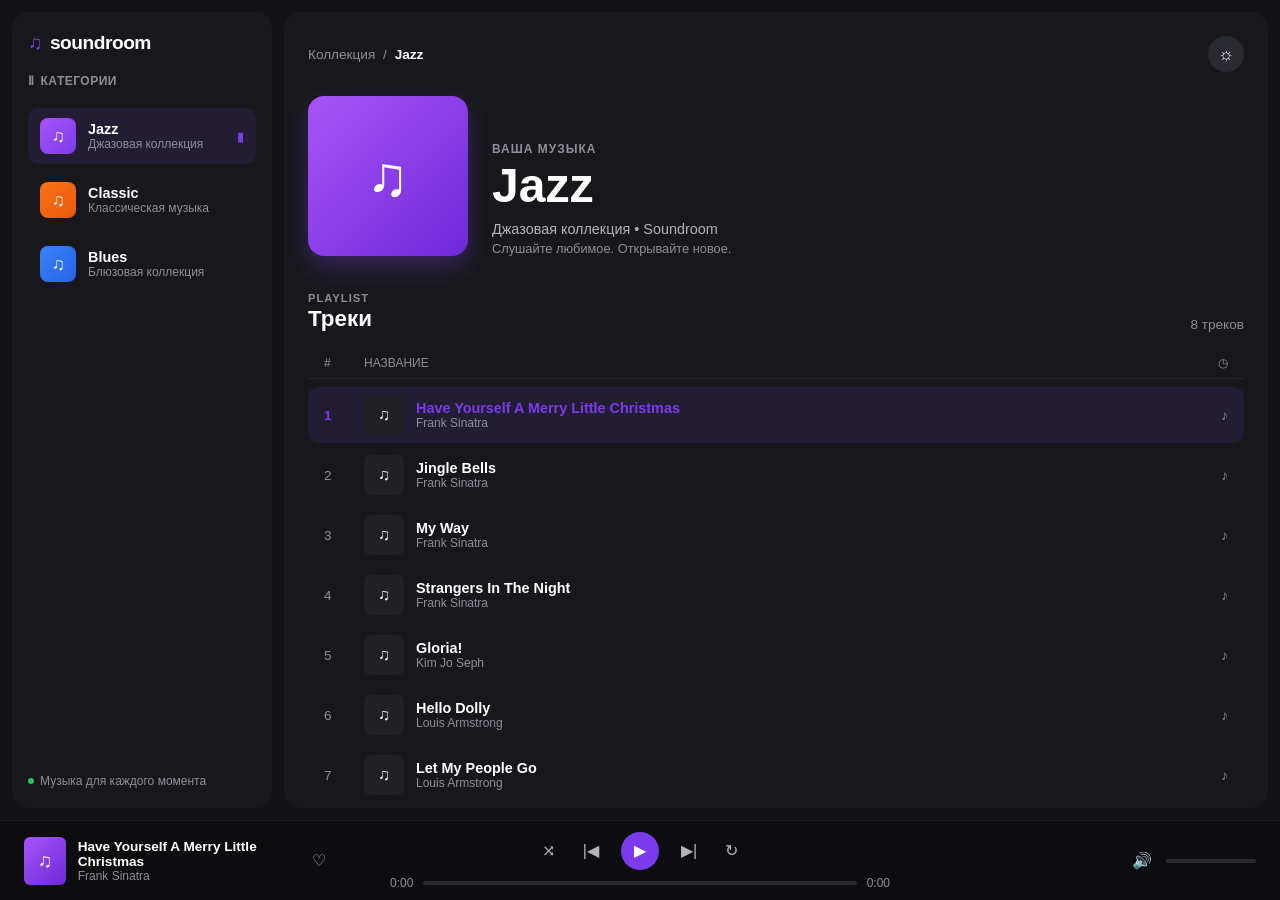
<file: index.html>
<!doctype html>
<html lang="ru">
<head>
  <meta charset="UTF-8"><meta name="viewport" content="width=device-width, initial-scale=1">
  <meta name="theme-color" content="#111111">
  <title>Soundroom — музыкальный плеер</title>
  <link rel="stylesheet" href="./styles.css">
</head>
<body>
  <div class="app-shell">
    <aside class="sidebar">
      <div class="brand"><span class="brand-mark">♫</span><span>soundroom</span></div>
      <div class="side-heading"><span class="tiny-bars">Ⅱ</span> КАТЕГОРИИ</div>
      <nav id="category-nav" class="category-nav" aria-label="Музыкальные категории">
        <button class="category active" data-category="jazz"><span class="category-icon jazz-icon">♫</span><span class="category-copy"><b>Jazz</b><small>Джазовая коллекция</small></span><span class="nav-eq">▮</span></button>
        <button class="category" data-category="classic"><span class="category-icon classic-icon">♫</span><span class="category-copy"><b>Classic</b><small>Классическая музыка</small></span><span class="nav-eq">▮</span></button>
        <button class="category" data-category="blues"><span class="category-icon blues-icon">♫</span><span class="category-copy"><b>Blues</b><small>Блюзовая коллекция</small></span><span class="nav-eq">▮</span></button>
      </nav>
      <div class="sidebar-note"><span class="note-dot"></span> Музыка для каждого момента</div>
    </aside>

    <main class="main-panel">
      <header class="topbar"><div class="breadcrumbs">Коллекция <span>/</span> <b id="crumb-category">Jazz</b></div><button id="theme-toggle" class="round-btn" aria-label="Переключить тему" title="Переключить тему">☼</button></header>
      <section class="playlist-hero">
        <div class="cover-art" id="hero-cover"><span class="cover-glyph">♫</span><span class="cover-orbit"></span></div>
        <div class="hero-copy"><p class="eyebrow">ВАША МУЗЫКА</p><h1 id="playlist-title">Jazz</h1><p id="playlist-meta">Подборка треков • Soundroom</p><p class="hero-caption">Слушайте любимое. Открывайте новое.</p></div>
      </section>
      <section class="playlist-section">
        <div class="list-toolbar"><div><span class="section-kicker">PLAYLIST</span><h2>Треки</h2></div><span class="track-count" id="track-count">Загрузка…</span></div>
        <div class="table-head"><span>#</span><span>НАЗВАНИЕ</span><span class="duration-head">◷</span></div>
        <div id="track-list" class="track-list" aria-live="polite"></div>
        <p id="status-message" class="status-message" role="status">Загружаем вашу музыку…</p>
      </section>
    </main>
  </div>

  <footer class="player">
    <div class="now-playing">
      <div class="mini-cover" id="mini-cover">♫</div><div class="now-copy"><b id="now-title">Выберите трек</b><span id="now-artist">—</span></div>
      <button id="like-btn" class="icon-btn like-btn" aria-label="Отметить трек" title="Отметить трек">♡</button>
    </div>
    <div class="playback">
      <div class="transport">
        <button id="shuffle-btn" class="icon-btn subtle" aria-label="Перемешать" title="Перемешать">⤨</button>
        <button id="prev-btn" class="icon-btn" aria-label="Предыдущий трек" title="Предыдущий">|◀</button>
        <button id="play-btn" class="play-btn" aria-label="Воспроизвести" title="Воспроизвести">▶</button>
        <button id="next-btn" class="icon-btn" aria-label="Следующий трек" title="Следующий">▶|</button>
        <button id="repeat-btn" class="icon-btn subtle" aria-label="Повтор" title="Повтор">↻</button>
      </div>
      <div class="timeline"><span id="current-time">0:00</span><input id="progress" type="range" min="0" max="1000" value="0" aria-label="Позиция воспроизведения"><span id="duration">0:00</span></div>
    </div>
    <div class="volume-control"><button id="mute-btn" class="icon-btn" aria-label="Выключить звук" title="Выключить звук">◖))</button><input id="volume" type="range" min="0" max="100" value="70" aria-label="Громкость"></div>
  </footer>
  <script src="./app.js"></script>
</body></html>
</file>
<file: styles.css>
/* ==========================================================================
   Переменные и темы
   ========================================================================== */
:root {
  --bg-main: #121214;
  --bg-sidebar: #18181c;
  --bg-card: #202025;
  --bg-hover: #2a2a32;
  --bg-active: #221d33;
  --bg-player: #0d0d0f;
  
  --text-main: #ffffff;
  --text-muted: #8e8e99;
  --text-sub: #b3b3be;

  --accent-purple: #7c3aed;
  --accent-purple-hover: #6d28d9;
  --accent-light: #9333ea;
  
  --border-color: rgba(255, 255, 255, 0.06);
  --radius-lg: 16px;
  --radius-md: 10px;
  --radius-sm: 6px;
  
  --font-family: -apple-system, BlinkMacSystemFont, "Segoe UI", Roboto, Helvetica, Arial, sans-serif;
}

/* Светлая тема */
body.light-theme {
  --bg-main: #f0f0f4;
  --bg-sidebar: #ffffff;
  --bg-card: #ffffff;
  --bg-hover: #f4f4f8;
  --bg-active: #f3e8ff;
  --bg-player: #e4e4e9;
  
  --text-main: #111827;
  --text-muted: #6b7280;
  --text-sub: #4b5563;

  --border-color: rgba(0, 0, 0, 0.08);
}

/* ==========================================================================
   Базовые сбросы
   ========================================================================== */
* {
  box-sizing: border-box;
  margin: 0;
  padding: 0;
}

body {
  font-family: var(--font-family);
  background-color: var(--bg-main);
  color: var(--text-main);
  height: 100vh;
  display: flex;
  flex-direction: column;
  overflow: hidden;
  transition: background-color 0.3s ease, color 0.3s ease;
}

button {
  background: none;
  border: none;
  color: inherit;
  font: inherit;
  cursor: pointer;
}

/* ==========================================================================
   Макет приложения (App Shell)
   ========================================================================== */
.app-shell {
  display: flex;
  flex: 1;
  height: calc(100vh - 80px);
  padding: 12px;
  gap: 12px;
}

/* --- Боковая панель (Sidebar) --- */
.sidebar {
  width: 260px;
  background-color: var(--bg-sidebar);
  border-radius: var(--radius-lg);
  padding: 20px 16px;
  display: flex;
  flex-direction: column;
  gap: 20px;
}

.brand {
  display: flex;
  align-items: center;
  gap: 8px;
  font-size: 1.2rem;
  font-weight: 700;
  letter-spacing: -0.5px;
  color: var(--text-main);
}

.brand-mark {
  color: var(--accent-purple);
}

.side-heading {
  font-size: 0.75rem;
  font-weight: 600;
  color: var(--text-muted);
  text-transform: uppercase;
  letter-spacing: 0.5px;
  display: flex;
  align-items: center;
  gap: 6px;
}

.category-nav {
  display: flex;
  flex-direction: column;
  gap: 8px;
}

.category {
  display: flex;
  align-items: center;
  gap: 12px;
  padding: 10px 12px;
  border-radius: var(--radius-md);
  text-align: left;
  transition: background 0.2s;
  width: 100%;
}

.category:hover {
  background-color: var(--bg-hover);
}

.category.active {
  background-color: var(--bg-active);
}

.category-icon {
  width: 36px;
  height: 36px;
  border-radius: 8px;
  display: flex;
  align-items: center;
  justify-content: center;
  font-size: 1.1rem;
  color: white;
  flex-shrink: 0;
}

.jazz-icon { background: linear-gradient(135deg, #a855f7, #7c3aed); }
.classic-icon { background: linear-gradient(135deg, #f97316, #ea580c); }
.blues-icon { background: linear-gradient(135deg, #3b82f6, #2563eb); }

.category-copy {
  display: flex;
  flex-direction: column;
  flex: 1;
}

.category-copy b {
  font-size: 0.9rem;
}

.category-copy small {
  font-size: 0.75rem;
  color: var(--text-muted);
}

.nav-eq {
  display: none;
  color: var(--accent-purple);
  font-size: 0.8rem;
}

.category.active .nav-eq {
  display: block;
}

.sidebar-note {
  margin-top: auto;
  font-size: 0.75rem;
  color: var(--text-muted);
  display: flex;
  align-items: center;
  gap: 6px;
}

.note-dot {
  width: 6px;
  height: 6px;
  background-color: #22c55e;
  border-radius: 50%;
}

/* --- Главная панель (Main Panel) --- */
.main-panel {
  flex: 1;
  background-color: var(--bg-sidebar);
  border-radius: var(--radius-lg);
  display: flex;
  flex-direction: column;
  overflow-y: auto;
  padding: 24px;
}

.topbar {
  display: flex;
  justify-content: space-between;
  align-items: center;
  margin-bottom: 24px;
}

.breadcrumbs {
  font-size: 0.85rem;
  color: var(--text-muted);
}

.breadcrumbs span {
  margin: 0 4px;
}

.breadcrumbs b {
  color: var(--text-main);
}

.round-btn {
  width: 36px;
  height: 36px;
  border-radius: 50%;
  background-color: var(--bg-hover);
  display: flex;
  align-items: center;
  justify-content: center;
  font-size: 1.1rem;
  transition: background 0.2s;
}

.round-btn:hover {
  background-color: var(--bg-card);
}

/* --- Hero Секция --- */
.playlist-hero {
  display: flex;
  align-items: flex-end;
  gap: 24px;
  margin-bottom: 32px;
}

.cover-art {
  width: 160px;
  height: 160px;
  background: linear-gradient(135deg, #a855f7, #6d28d9);
  border-radius: var(--radius-lg);
  display: flex;
  align-items: center;
  justify-content: center;
  box-shadow: 0 10px 25px rgba(124, 58, 237, 0.3);
  position: relative;
}

.cover-glyph {
  font-size: 3.5rem;
  color: white;
}

.eyebrow {
  font-size: 0.75rem;
  font-weight: 700;
  color: var(--text-muted);
  letter-spacing: 1px;
}

.hero-copy h1 {
  font-size: 3rem;
  font-weight: 800;
  line-height: 1.1;
  margin: 4px 0 8px 0;
}

#playlist-meta {
  font-size: 0.9rem;
  color: var(--text-sub);
}

.hero-caption {
  font-size: 0.8rem;
  color: var(--text-muted);
  margin-top: 4px;
}

/* --- Таблица треков --- */
.playlist-section {
  display: flex;
  flex-direction: column;
}

.list-toolbar {
  display: flex;
  justify-content: space-between;
  align-items: flex-end;
  margin-bottom: 16px;
}

.section-kicker {
  font-size: 0.7rem;
  font-weight: 700;
  color: var(--text-muted);
  letter-spacing: 1px;
}

.list-toolbar h2 {
  font-size: 1.4rem;
}

.track-count {
  font-size: 0.85rem;
  color: var(--text-muted);
}

.table-head {
  display: grid;
  grid-template-columns: 40px 1fr 60px;
  padding: 8px 16px;
  font-size: 0.75rem;
  color: var(--text-muted);
  border-bottom: 1px solid var(--border-color);
  margin-bottom: 8px;
}

.duration-head {
  text-align: right;
}

.track-list {
  display: flex;
  flex-direction: column;
  gap: 4px;
}

.track-row {
  display: grid;
  grid-template-columns: 40px 1fr 60px;
  align-items: center;
  padding: 8px 16px;
  border-radius: var(--radius-md);
  transition: background 0.15s;
  cursor: pointer;
}

.track-row:hover {
  background-color: var(--bg-hover);
}

.track-row.active {
  background-color: var(--bg-active);
}

.track-num {
  font-size: 0.85rem;
  color: var(--text-muted);
}

.track-row.active .track-num {
  color: var(--accent-purple);
  font-weight: bold;
}

.track-info {
  display: flex;
  align-items: center;
  gap: 12px;
}

.track-thumb {
  width: 40px;
  height: 40px;
  background-color: var(--bg-card);
  border-radius: var(--radius-sm);
  display: flex;
  align-items: center;
  justify-content: center;
  font-size: 1rem;
}

.track-details {
  display: flex;
  flex-direction: column;
}

.track-title {
  font-size: 0.9rem;
  font-weight: 600;
}

.track-row.active .track-title {
  color: var(--accent-purple);
}

.track-artist {
  font-size: 0.75rem;
  color: var(--text-muted);
}

.track-duration {
  font-size: 0.85rem;
  color: var(--text-muted);
  text-align: right;
}

.status-message {
  margin-top: 16px;
  font-size: 0.85rem;
  color: var(--text-muted);
  text-align: center;
}

/* ==========================================================================
   Нижняя панель (Player Footer)
   ========================================================================== */
.player {
  height: 80px;
  background-color: var(--bg-player);
  border-top: 1px solid var(--border-color);
  display: grid;
  grid-template-columns: 1fr 2fr 1fr;
  align-items: center;
  padding: 0 24px;
}

.now-playing {
  display: flex;
  align-items: center;
  gap: 12px;
}

.mini-cover {
  width: 48px;
  height: 48px;
  background: linear-gradient(135deg, #a855f7, #6d28d9);
  border-radius: var(--radius-sm);
  display: flex;
  align-items: center;
  justify-content: center;
  color: white;
  font-size: 1.2rem;
}

.now-copy {
  display: flex;
  flex-direction: column;
}

.now-copy b {
  font-size: 0.85rem;
}

.now-copy span {
  font-size: 0.75rem;
  color: var(--text-muted);
}

.icon-btn {
  color: var(--text-sub);
  font-size: 1rem;
  padding: 6px;
  transition: color 0.2s;
}

.icon-btn:hover {
  color: var(--text-main);
}

.icon-btn.active {
  color: var(--accent-purple);
}

.playback {
  display: flex;
  flex-direction: column;
  align-items: center;
  gap: 6px;
}

.transport {
  display: flex;
  align-items: center;
  gap: 16px;
}

.play-btn {
  width: 38px;
  height: 38px;
  border-radius: 50%;
  background-color: var(--accent-purple);
  color: white;
  display: flex;
  align-items: center;
  justify-content: center;
  font-size: 1rem;
  transition: transform 0.1s, background 0.2s;
}

.play-btn:hover {
  background-color: var(--accent-purple-hover);
  transform: scale(1.05);
}

.timeline {
  display: flex;
  align-items: center;
  gap: 10px;
  width: 100%;
  max-width: 500px;
  font-size: 0.75rem;
  color: var(--text-muted);
}

/* Стилизация слайдеров (Range inputs) */
input[type="range"] {
  -webkit-appearance: none;
  appearance: none;
  width: 100%;
  height: 4px;
  background: var(--bg-hover);
  border-radius: 2px;
  outline: none;
  cursor: pointer;
}

input[type="range"]::-webkit-slider-thumb {
  -webkit-appearance: none;
  appearance: none;
  width: 10px;
  height: 10px;
  border-radius: 50%;
  background: var(--text-main);
  cursor: pointer;
  opacity: 0;
  transition: opacity 0.2s;
}

input[type="range"]:hover::-webkit-slider-thumb {
  opacity: 1;
}

.volume-control {
  display: flex;
  align-items: center;
  justify-content: flex-end;
  gap: 8px;
}

.volume-control input[type="range"] {
  width: 90px;
}
</file>
